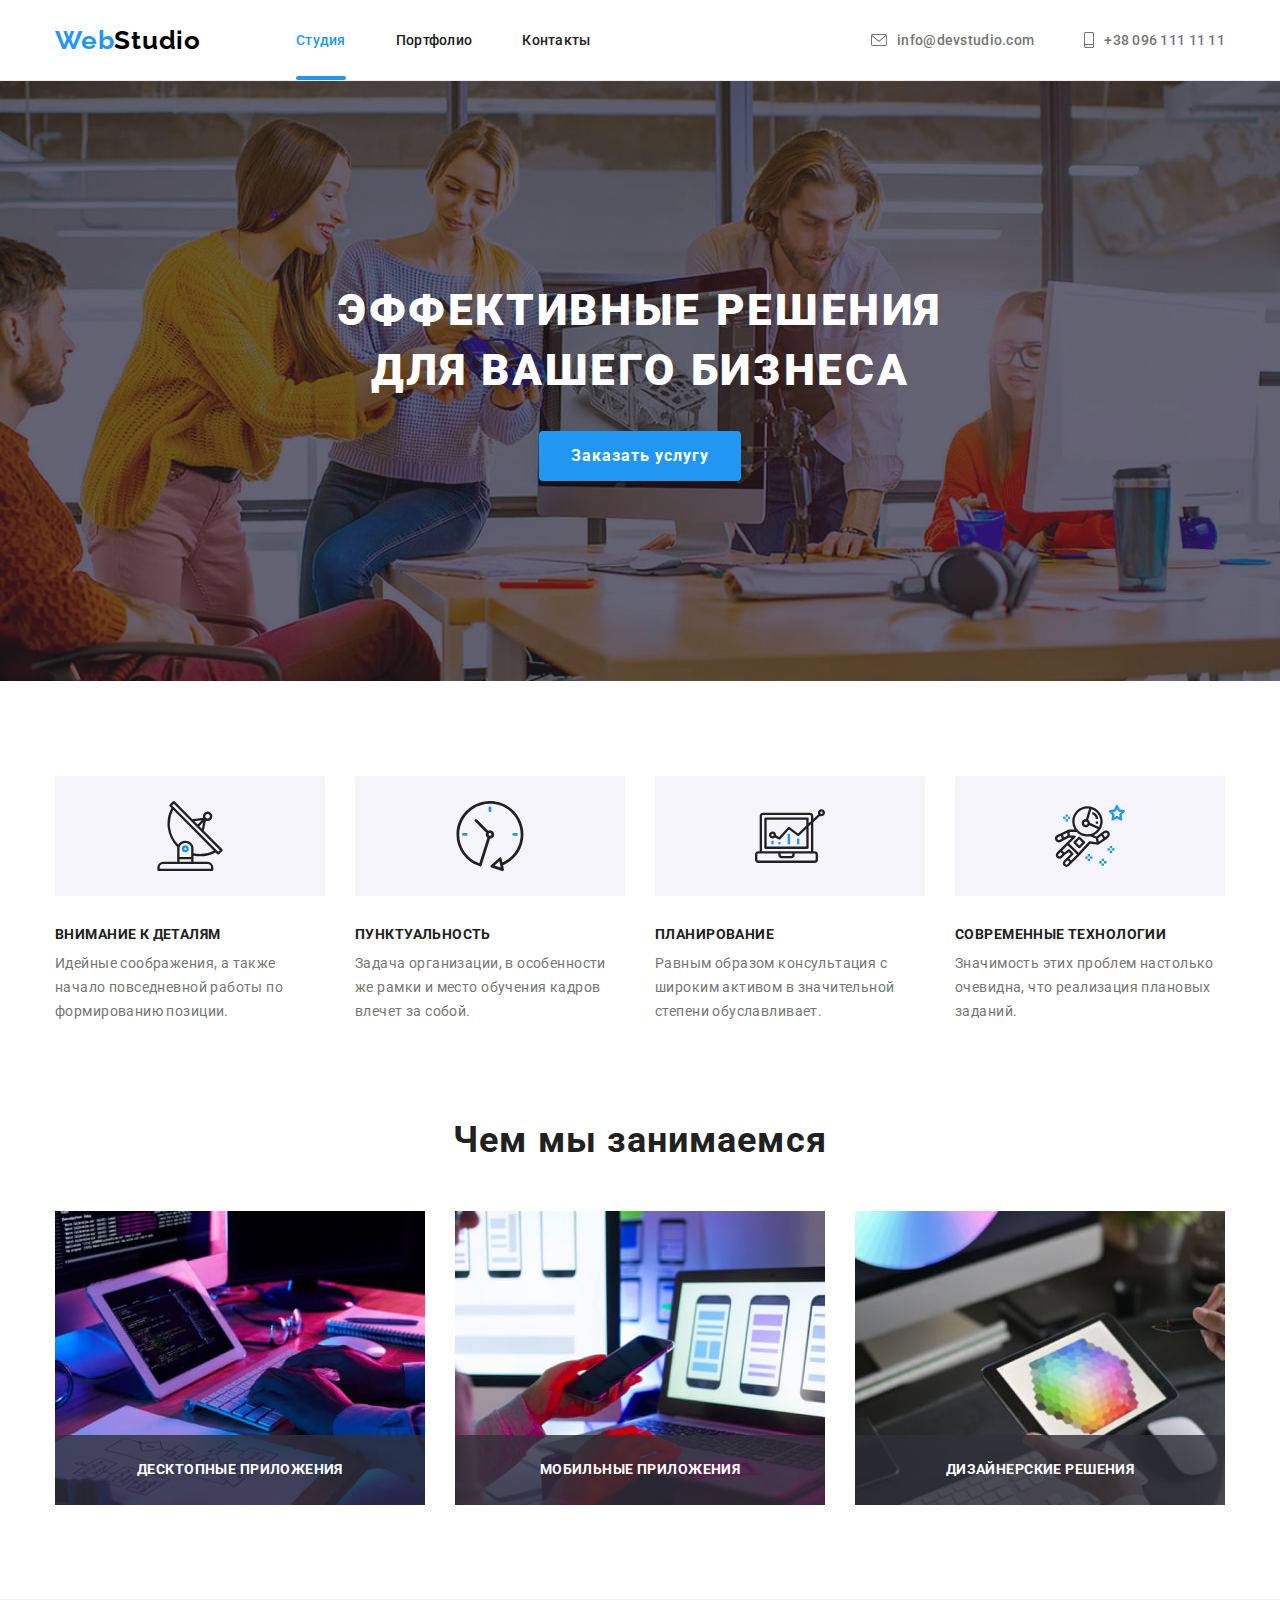
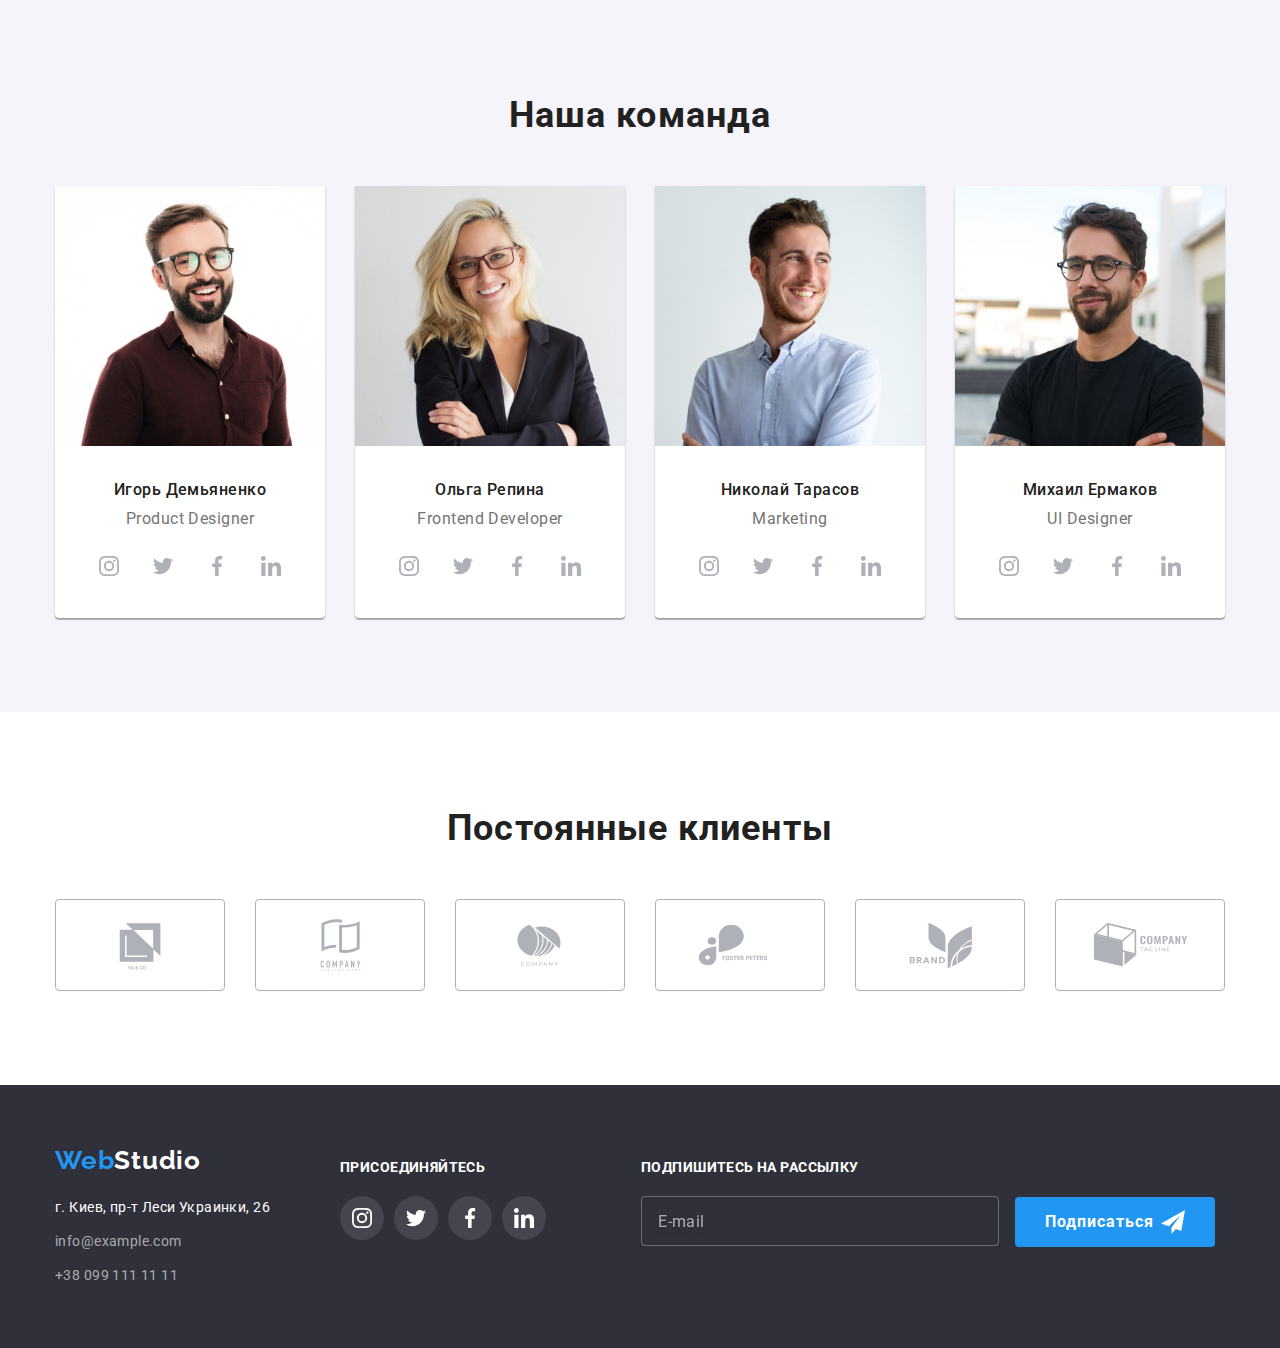
<file: index.html>
<!DOCTYPE html>
<html lang="ru">
  <head>
    <meta charset="UTF-8" />
    <meta name="viewport" content="width=device-width, initial-scale=1.0" />
    <title>WebStudio</title>
    <link rel="preconnect" href="https://fonts.googleapis.com" />
    <link rel="preconnect" href="https://fonts.gstatic.com" crossorigin />
    <link
      rel="stylesheet"
      href="https://fonts.googleapis.com/css2?family=Raleway:wght@700&family=Roboto:wght@400;500;700;900&display=swap"
    />

    <link
      rel="stylesheet"
      href="https://cdnjs.cloudflare.com/ajax/libs/modern-normalize/1.1.0/modern-normalize.min.css"
    />
    <!--browser style sheet normalization-->

    <link rel="stylesheet" href="css/main.min.css" />
  </head>

  <body>
    <header class="header">
      <div class="container">
        <nav class="header__nav">
          <a href="./" class="logo logo--header">
            <!-- logo -->
            <span class="logo__left">Web</span
            ><span class="logo__right">Studio</span>
          </a>

          <ul class="nav-panel container-list">
            <li class="nav-panel__item">
              <a href="./" class="link nav-panel__link nav-panel__link--active"
                >Студия</a
              >
            </li>
            <li class="nav-panel__item">
              <a href="./portfolio.html" class="link nav-panel__link"
                >Портфолио</a
              >
            </li>
            <li class="nav-panel__item">
              <a href="" class="link nav-panel__link">Контакты</a>
            </li>
          </ul>
        </nav>

        <ul class="header-contacts">
          <li class="header-contacts__item">
            <a
              href="mailto:info@devstudio.com"
              class="link header-contacts__link"
            >
              <svg class="header-contacts__icon" width="16" height="12">
                <use href="./images/icons/icons-sprite.svg#contact-mail"></use>
              </svg>
              info@devstudio.com
            </a>
          </li>
          <li class="header-contacts__item">
            <a href="tel:+380961111111" class="link header-contacts__link">
              <svg class="header-contacts__icon" width="10" height="16">
                <use href="./images/icons/icons-sprite.svg#contact-phone"></use>
              </svg>
              +38 096 111 11 11
            </a>
          </li>
        </ul>
      </div>
    </header>

    <div data-modal class="modal-backdrop is-hidden">
      <div class="modal-window">
        <button data-modal-close class="btn btn--close-modal" type="button">
          <svg class="btn--close-modal__icon" width="11" height="11">
            <use href="./images/icons/icons-sprite.svg#btn-close"></use>
          </svg>
          <!-- <img src="./images/icons/btn-close.svg" alt="Close" width="11"> -->
        </button>

        <p class="modal-window__header">
          Оставьте свои данные, мы вам перезвоним
        </p>

        <form name="form_call" class="modal-form">
          <label class="modal-form__element">
            <span class="modal-form__label">Имя</span>
            <input
              class="modal-form__input"
              type="text"
              name="call_name"
              required
            />
            <svg class="modal-form__icon" width="18" height="18">
              <use href="./images/icons/icons-sprite.svg#modal-icon-name"></use>
            </svg>
          </label>

          <label class="modal-form__element">
            <span class="modal-form__label">Телефон</span>
            <input
              id="call-phone"
              class="modal-form__input"
              type="tel"
              name="call_phone"
              required
            />
            <svg class="modal-form__icon" width="18" height="18">
              <use
                href="./images/icons/icons-sprite.svg#modal-icon-phone"
              ></use>
            </svg>
          </label>

          <label class="modal-form__element">
            <span class="modal-form__label">Почта</span>
            <input
              id="call-email"
              class="modal-form__input"
              type="email"
              name="call_email"
            />
            <svg class="modal-form__icon" width="18" height="18">
              <use
                href="./images/icons/icons-sprite.svg#modal-icon-email"
              ></use>
            </svg>
          </label>

          <label class="modal-form__element">
            <span class="modal-form__label">Комментарий</span>
            <textarea
              id="call-comment"
              class="modal-form__comment"
              rows="4"
              name="call_comment"
              placeholder="Введите текст"
            ></textarea>
          </label>

          <label class="modal-form__terms">
            <input
              id="call-accept"
              class="modal-form__chk-acc-real vis-hide"
              type="checkbox"
            />
            <!-- hidden real checkbox -->
            <svg class="modal-form__chk-accept" width="16" height="15">
              <use href="./images/icons/icons-sprite.svg#modal-checkbox"></use>
            </svg>
            <svg
              class="modal-form__chk-accept modal-form__chk-accept--checked"
              width="16"
              height="15"
            >
              <use
                href="./images/icons/icons-sprite.svg#modal-checkbox-checked"
              ></use>
            </svg>
            <!-- fake checkbox -->
            <span>
              Соглашаюсь с рассылкой и принимаю
              <a href="" target="_blank">Условия договора</a>
            </span>
          </label>
        </form>

        <button class="btn btn--hero-style btn--submit-modal" type="submit">
          Отправить
        </button>
      </div>
    </div>

    <main>
      <section class="section section--hero">
        <!-- HERO-->
        <div class="container container--flex-col">
          <h1 class="section--hero__header">
            Эффективные решения <br />
            для вашего бизнеса
          </h1>
          <button data-modal-open class="btn btn--hero-style" type="button">
            Заказать услугу
          </button>
        </div>
      </section>

      <section class="section">
        <!-- traits of the corp-->
        <div class="container container--flex-col">
          <h2 class="section__header vis-hide">Особенности компании</h2>
          <ul class="traits-list container-list">
            <li class="trait">
              <div class="trait__icon-container">
                <svg class="trait__icon" width="70" height="70">
                  <use
                    href="./images/icons/icons-sprite.svg#feature-antenna"
                  ></use>
                </svg>
              </div>
              <h3 class="trait__header">Внимание к деталям</h3>
              <p class="trait__desc">
                Идейные соображения, а также начало повседневной работы по
                формированию позиции.
              </p>
            </li>

            <li class="trait">
              <div class="trait__icon-container">
                <svg class="trait__icon" width="70" height="70">
                  <use
                    href="./images/icons/icons-sprite.svg#feature-clock"
                  ></use>
                </svg>
              </div>
              <h3 class="trait__header">Пунктуальность</h3>
              <p class="trait__desc">
                Задача организации, в особенности же рамки и место обучения
                кадров влечет за собой.
              </p>
            </li>

            <li class="trait">
              <div class="trait__icon-container">
                <svg class="trait__icon" width="70" height="70">
                  <use
                    href="./images/icons/icons-sprite.svg#feature-diagram"
                  ></use>
                </svg>
              </div>
              <h3 class="trait__header">Планирование</h3>
              <p class="trait__desc">
                Равным образом консультация с широким активом в значительной
                степени обуславливает.
              </p>
            </li>

            <li class="trait">
              <div class="trait__icon-container">
                <svg class="trait__icon" width="70" height="70">
                  <use
                    href="./images/icons/icons-sprite.svg#feature-astronaut"
                  ></use>
                </svg>
              </div>
              <h3 class="trait__header">Современные технологии</h3>
              <p class="trait__desc">
                Значимость этих проблем настолько очевидна, что реализация
                плановых заданий.
              </p>
            </li>
          </ul>
        </div>
      </section>

      <section class="section section--bottom-pad">
        <div class="container container--flex-col">
          <h2 class="section__header">Чем мы занимаемся</h2>

          <ul class="container-list">
            <li class="wedo-item inline">
              <img
                src="./images/what-we-do/img1.jpg"
                alt="Разработка десктопных приложений"
                width="370"
                class="wedo-item__image"
              />
              <div class="wedo-item__desc">
                <p class="wedo-item__label">Десктопные приложения</p>
              </div>
            </li>

            <li class="wedo-item inline">
              <img
                src="./images/what-we-do/img2.jpg"
                alt="Разработка мобильных приложений"
                width="370"
                class="wedo-item__image"
              />
              <div class="wedo-item__desc">
                <p class="wedo-item__label">Мобильные приложения</p>
              </div>
            </li>

            <li class="wedo-item inline">
              <img
                src="./images/what-we-do/img3.jpg"
                alt="Дизайнерские решения"
                width="370"
                class="wedo-item__image"
              />
              <div class="wedo-item__desc">
                <p class="wedo-item__label">Дизайнерские решения</p>
              </div>
            </li>
          </ul>
        </div>
      </section>

      <section class="section section--bottom-pad section--bkg-gray">
        <div class="container container--flex-col">
          <h2 class="section__header">Наша команда</h2>

          <ul class="container-list">
            <li class="team-member inline">
              <img
                src="./images/team/demyanenko.jpg"
                alt="Фото Игоря Демьяненко"
                width="270"
              />
              <div class="team-member__info">
                <h3 class="team-member__name">Игорь Демьяненко</h3>
                <p class="team-member__position">Product Designer</p>

                <ul class="social-list team-member__social-list">
                  <li class="social-list__item">
                    <a class="social-list__link" href="">
                      <svg class="social-list__icon" width="20" height="20">
                        <use
                          href="./images/icons/icons-sprite.svg#social-instagram"
                        ></use>
                      </svg>
                    </a>
                  </li>

                  <li class="social-list__item">
                    <a class="social-list__link" href="">
                      <svg class="social-list__icon" width="20" height="20">
                        <use
                          href="./images/icons/icons-sprite.svg#social-twitter"
                        ></use>
                      </svg>
                    </a>
                  </li>

                  <li class="social-list__item">
                    <a class="social-list__link" href="">
                      <svg class="social-list__icon" width="20" height="20">
                        <use
                          href="./images/icons/icons-sprite.svg#social-facebook"
                        ></use>
                      </svg>
                    </a>
                  </li>

                  <li class="social-list__item">
                    <a class="social-list__link" href="">
                      <svg class="social-list__icon" width="20" height="20">
                        <use
                          href="./images/icons/icons-sprite.svg#social-linkedin"
                        ></use>
                      </svg>
                    </a>
                  </li>
                </ul>
              </div>
            </li>

            <li class="team-member inline">
              <img
                src="./images/team/repina.jpg"
                alt="Фото Ольги Репиной"
                width="270"
              />
              <div class="team-member__info">
                <h3 class="team-member__name">Ольга Репина</h3>
                <p class="team-member__position">Frontend Developer</p>

                <ul class="social-list team-member__social-list">
                  <li class="social-list__item">
                    <a class="social-list__link" href="">
                      <svg class="social-list__icon" width="20" height="20">
                        <use
                          href="./images/icons/icons-sprite.svg#social-instagram"
                        ></use>
                      </svg>
                    </a>
                  </li>

                  <li class="social-list__item">
                    <a class="social-list__link" href="">
                      <svg class="social-list__icon" width="20" height="20">
                        <use
                          href="./images/icons/icons-sprite.svg#social-twitter"
                        ></use>
                      </svg>
                    </a>
                  </li>

                  <li class="social-list__item">
                    <a class="social-list__link" href="">
                      <svg class="social-list__icon" width="20" height="20">
                        <use
                          href="./images/icons/icons-sprite.svg#social-facebook"
                        ></use>
                      </svg>
                    </a>
                  </li>

                  <li class="social-list__item">
                    <a class="social-list__link" href="">
                      <svg class="social-list__icon" width="20" height="20">
                        <use
                          href="./images/icons/icons-sprite.svg#social-linkedin"
                        ></use>
                      </svg>
                    </a>
                  </li>
                </ul>
              </div>
            </li>

            <li class="team-member inline">
              <img
                src="./images/team/tarasov.jpg"
                alt="Фото Николая Тарасова"
                width="270"
              />
              <div class="team-member__info">
                <h3 class="team-member__name">Николай Тарасов</h3>
                <p class="team-member__position">Marketing</p>

                <ul class="social-list team-member__social-list">
                  <li class="social-list__item">
                    <a class="social-list__link" href="">
                      <svg class="social-list__icon" width="20" height="20">
                        <use
                          href="./images/icons/icons-sprite.svg#social-instagram"
                        ></use>
                      </svg>
                    </a>
                  </li>

                  <li class="social-list__item">
                    <a class="social-list__link" href="">
                      <svg class="social-list__icon" width="20" height="20">
                        <use
                          href="./images/icons/icons-sprite.svg#social-twitter"
                        ></use>
                      </svg>
                    </a>
                  </li>

                  <li class="social-list__item">
                    <a class="social-list__link" href="">
                      <svg class="social-list__icon" width="20" height="20">
                        <use
                          href="./images/icons/icons-sprite.svg#social-facebook"
                        ></use>
                      </svg>
                    </a>
                  </li>

                  <li class="social-list__item">
                    <a class="social-list__link" href="">
                      <svg class="social-list__icon" width="20" height="20">
                        <use
                          href="./images/icons/icons-sprite.svg#social-linkedin"
                        ></use>
                      </svg>
                    </a>
                  </li>
                </ul>
              </div>
            </li>

            <li class="team-member inline">
              <img
                src="./images/team/ermakov.jpg"
                alt="Фото Михаила Ермакова"
                width="270"
              />
              <div class="team-member__info">
                <h3 class="team-member__name">Михаил Ермаков</h3>
                <p class="team-member__position">UI Designer</p>

                <ul class="social-list team-member__social-list">
                  <li class="social-list__item">
                    <a class="social-list__link" href="">
                      <svg class="social-list__icon" width="20" height="20">
                        <use
                          href="./images/icons/icons-sprite.svg#social-instagram"
                        ></use>
                      </svg>
                    </a>
                  </li>

                  <li class="social-list__item">
                    <a class="social-list__link" href="">
                      <svg class="social-list__icon" width="20" height="20">
                        <use
                          href="./images/icons/icons-sprite.svg#social-twitter"
                        ></use>
                      </svg>
                    </a>
                  </li>

                  <li class="social-list__item">
                    <a class="social-list__link" href="">
                      <svg class="social-list__icon" width="20" height="20">
                        <use
                          href="./images/icons/icons-sprite.svg#social-facebook"
                        ></use>
                      </svg>
                    </a>
                  </li>

                  <li class="social-list__item">
                    <a class="social-list__link" href="">
                      <svg class="social-list__icon" width="20" height="20">
                        <use
                          href="./images/icons/icons-sprite.svg#social-linkedin"
                        ></use>
                      </svg>
                    </a>
                  </li>
                </ul>
              </div>
            </li>
          </ul>
        </div>
      </section>

      <section class="section section--bottom-pad">
        <div class="container container--flex-col">
          <h2 class="section__header">Постоянные клиенты</h2>

          <ul class="clients-list">
            <li class="client">
              <a href="" class="client__link">
                <svg class="client__logo" width="106" height="60">
                  <use href="./images/icons/icons-sprite.svg#client-1"></use>
                </svg>
              </a>
            </li>

            <li class="client">
              <a href="" class="client__link">
                <svg class="client__logo" width="106" height="60">
                  <use href="./images/icons/icons-sprite.svg#client-2"></use>
                </svg>
              </a>
            </li>

            <li class="client">
              <a href="" class="client__link">
                <svg class="client__logo" width="106" height="60">
                  <use href="./images/icons/icons-sprite.svg#client-3"></use>
                </svg>
              </a>
            </li>

            <li class="client">
              <a href="" class="client__link">
                <svg class="client__logo" width="106" height="60">
                  <use href="./images/icons/icons-sprite.svg#client-4"></use>
                </svg>
              </a>
            </li>

            <li class="client">
              <a href="" class="client__link">
                <svg class="client__logo" width="106" height="60">
                  <use href="./images/icons/icons-sprite.svg#client-5"></use>
                </svg>
              </a>
            </li>

            <li class="client">
              <a href="" class="client__link">
                <svg class="client__logo" width="106" height="60">
                  <use href="./images/icons/icons-sprite.svg#client-6"></use>
                </svg>
              </a>
            </li>
          </ul>
        </div>
      </section>
    </main>

    <footer class="footer">
      <div class="container container--footer">
        <div class="footer-block--corp">
          <p class="logo logo--footer">
            <span class="logo__left logo--footer__left">Web</span
            ><span class="logo__right logo--footer__right">Studio</span>
          </p>

          <address>
            <ul class="footer-contacts">
              <li class="footer-contacts__item">
                <p class="addr">г. Киев, пр-т Леси Украинки, 26</p>
              </li>

              <li class="footer-contacts__item">
                <a
                  class="link link--footer-contacts"
                  href="mailto:info@example.com"
                  >info@example.com</a
                >
              </li>

              <li class="footer-contacts__item">
                <a
                  class="link link--footer-contacts"
                  href="tel:+38-099-111-11-11"
                  >+38 099 111 11 11</a
                >
              </li>
            </ul>
          </address>
        </div>

        <div class="footer-block footer-block--social">
          <p class="footer-block__label">Присоединяйтесь</p>
          <ul class="social-list">
            <li class="social-list__item">
              <a class="social-list__link social-list__link--footer" href="">
                <svg class="social-list__icon--footer" width="20" height="20">
                  <use
                    href="./images/icons/icons-sprite.svg#footer-social-instagram"
                  ></use>
                </svg>
              </a>
            </li>

            <li class="social-list__item">
              <a class="social-list__link social-list__link--footer" href="">
                <svg class="social-list__icon--footer" width="20" height="20">
                  <use
                    href="./images/icons/icons-sprite.svg#footer-social-twitter"
                  ></use>
                </svg>
              </a>
            </li>

            <li class="social-list__item">
              <a class="social-list__link social-list__link--footer" href="">
                <svg class="social-list__icon--footer" width="20" height="20">
                  <use
                    href="./images/icons/icons-sprite.svg#footer-social-facebook"
                  ></use>
                </svg>
              </a>
            </li>

            <li class="social-list__item">
              <a class="social-list__link social-list__link--footer" href="">
                <svg class="social-list__icon--footer" width="20" height="20">
                  <use
                    href="./images/icons/icons-sprite.svg#footer-social-linkedin"
                  ></use>
                </svg>
              </a>
            </li>
          </ul>
        </div>

        <form name="form_subscribe" class="footer-block form-subscribe">
          <label for="email-subscribe" class="footer-block__label"
            >Подпишитесь на рассылку</label
          >

          <input
            id="email-subscribe"
            class="form-subscribe__input"
            type="email"
            name="email_subscribe"
            placeholder="E-mail"
          />
          <button class="btn btn--subscribe" type="submit">
            Подписаться
            <svg class="btn--subscribe__icon" width="24" height="24">
              <use href="./images/icons/icons-sprite.svg#btn-telegram"></use>
            </svg>
          </button>
        </form>
      </div>
    </footer>

    <script src="./js/modal.js"></script>
    <!-- script for opening modal window-->
  </body>
</html>
</file>
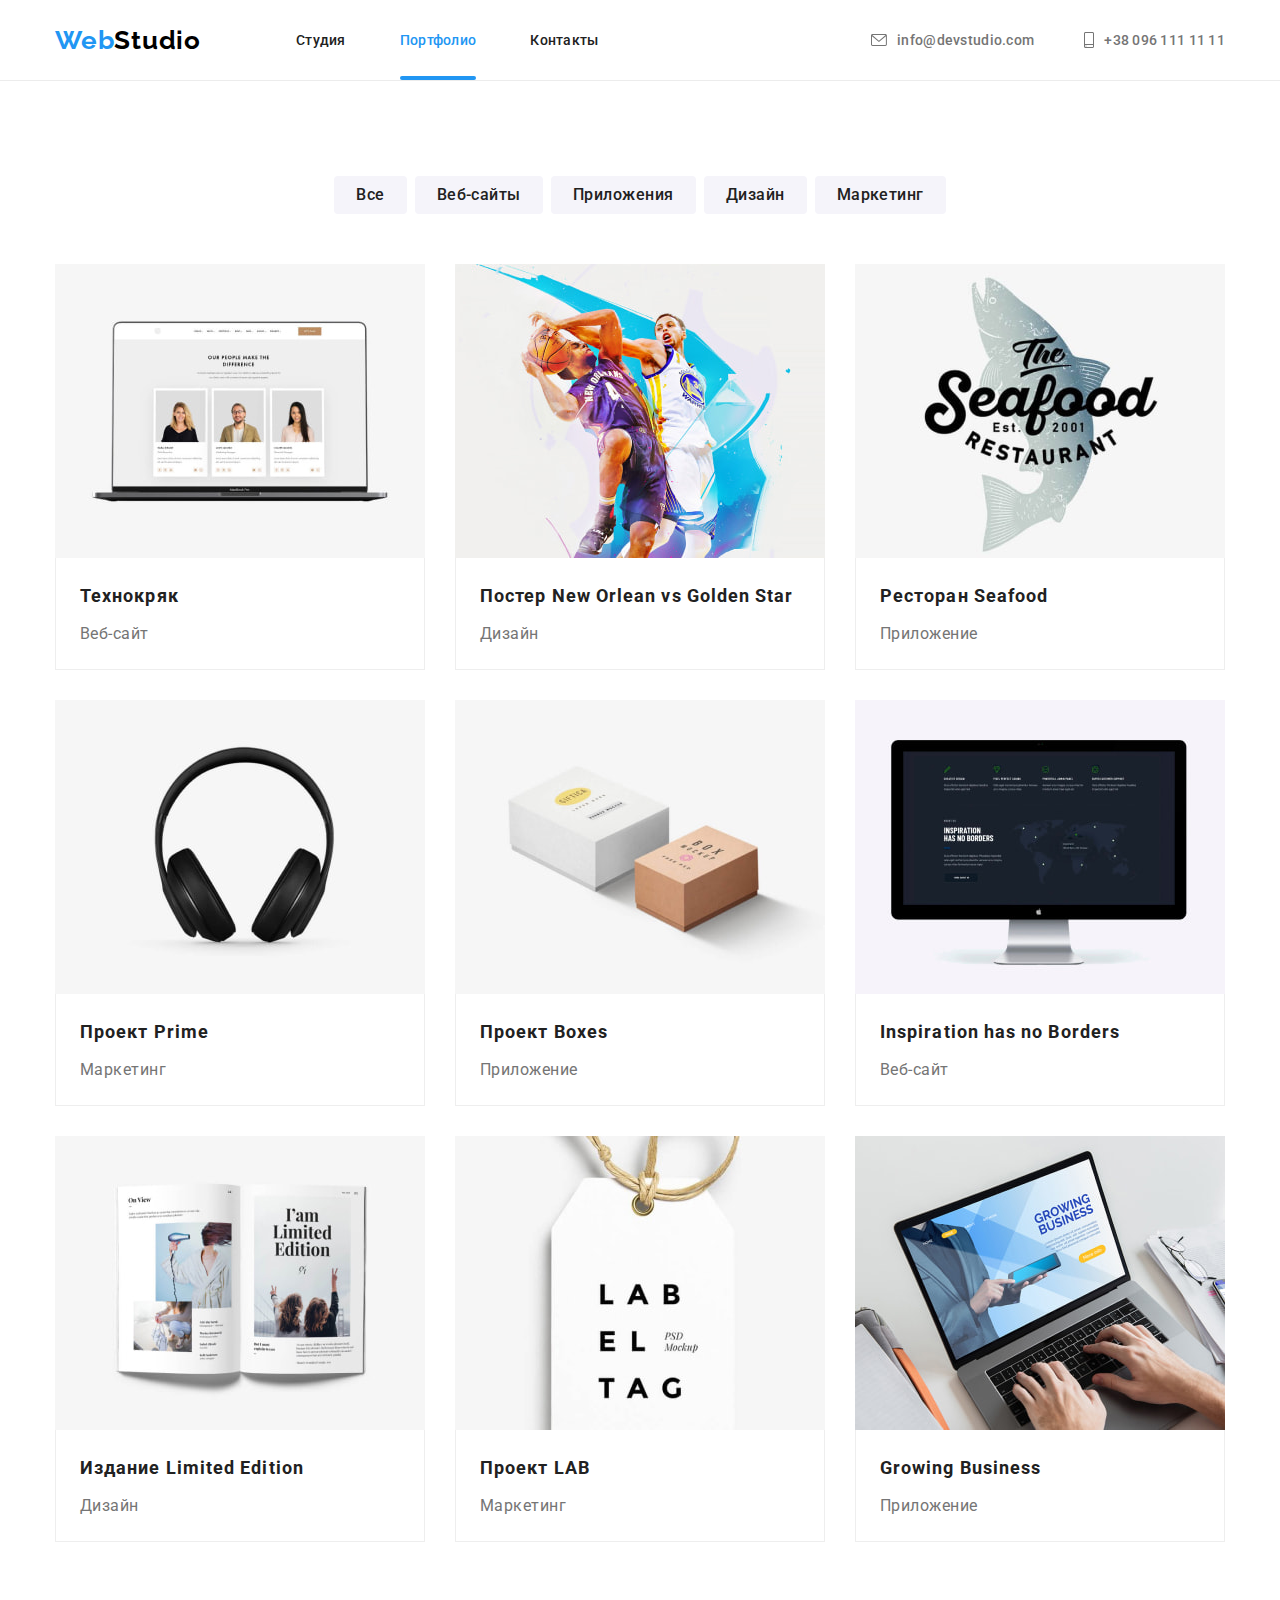
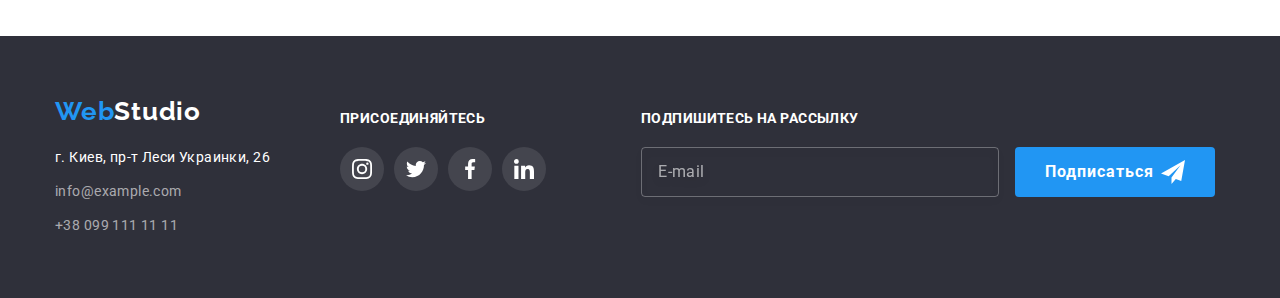
<file: portfolio.html>
<!DOCTYPE html>
<html lang="ru">

<head>
    <meta charset="UTF-8" />
    <meta name="viewport" content="width=device-width, initial-scale=1.0" />
    <title>WebStudio</title>  
    <link rel="preconnect" href="https://fonts.googleapis.com">
    <link rel="preconnect" href="https://fonts.gstatic.com" crossorigin>
    <link rel="stylesheet"
        href="https://fonts.googleapis.com/css2?family=Raleway:wght@700&family=Roboto:wght@400;500;700;900&display=swap">

    <link rel="stylesheet" href="https://cdnjs.cloudflare.com/ajax/libs/modern-normalize/1.1.0/modern-normalize.min.css">
    <!--browser style sheet normalization-->

    <link rel="stylesheet" href="css/main.min.css">
</head>

<body>
    <header class="header">
        <div class="container">
            <nav class="header__nav">
                <a href="./" class="logo logo--header">
                    <!-- logo -->
                    <span class="logo__left">Web</span><span class="logo__right">Studio</span>
                </a>
    
                <ul class="nav-panel inline container-list">
                    <li class="nav-panel__item">
                        <a href="./" class="link nav-panel__link">Студия</a>
                    </li>
                    <li class="nav-panel__item">
                        <a href="./portfolio.html" class="link nav-panel__link  nav-panel__link--active">Портфолио</a>
                    </li>
                    <li class="nav-panel__item">
                        <a href="" class="link nav-panel__link">Контакты</a>
                    </li>
                </ul>
            </nav>
    
            <ul class="header-contacts">
                <li class="header-contacts__item">
                    <a href="mailto:info@devstudio.com" class="link header-contacts__link">
                        <svg class="header-contacts__icon" width="16" height="12">
                            <use href="./images/icons/icons-sprite.svg#contact-mail"></use>
                        </svg>
                        info@devstudio.com 
                    </a>
                </li>
                <li class="header-contacts__item">
                    <a href="tel:+380961111111" class="link header-contacts__link">
                        <svg class="header-contacts__icon" width="10" height="16">
                            <use href="./images/icons/icons-sprite.svg#contact-phone"></use>
                        </svg>
                        +38 096 111 11 11
                    </a>
                </li>  
            </ul>   
        </div>
    </header>

    <main>
        <section class="section portfolio section--bottom-pad">
            <div class="container container--flex-col">
                <h2 class="section__header vis-hide">Портфолио</h2>
                <ul class="filters-list container-list">
                    <li class="filters-list__item inline"><button class="btn btn--filter" type="button">Все</button></li>

                    <li class="filters-list__item inline"><button class="btn btn--filter" type="button">Веб-сайты</button></li>

                    <li class="filters-list__item inline"><button class="btn btn--filter" type="button">Приложения</button></li>

                    <li class="filters-list__item inline"><button class="btn btn--filter" type="button">Дизайн</button></li>

                    <li class="filters-list__item inline"><button class="btn btn--filter" type="button">Маркетинг</button></li>
                </ul>
                
                <ul class="container-list portfolio-projects"> 
                    <!-- Do NOT change the order of classes here, portfolio-projects should OVERRIDE generic container-list -->
                    <li class="inline portfolio-projects__item">
                        <article class="project">
                            <div class="project__thumbnail">
                                <img class="project__image" src="./images/portfolio/project1-tech.jpg" alt="Веб-сайт &quot;Технокряк&quot;">
                                <div class="thumbnail-overlay">
                                    <p class="thumbnail-overlay__text">Технокряк это современная площадка распространения коронавируса. Компании используют эту платформу для цифрового
                                    шпионажа и атак на защищённые сервера конкурентов.</p>
                                </div>
                            </div>

                            <div class="project__desc">
                                <h3 class="project__name">Технокряк</h3>
                                <p class="project__type">Веб-сайт</p>
                            </div>
                        </article>                   
                    </li>

                    <li class="inline portfolio-projects__item">
                        <article class="project">
                            <div class="project__thumbnail">
                                <img class="project__image" src="./images/portfolio/project2-poster.jpg" alt="Постер New Orlean vs Golden Star">
                                <div class="thumbnail-overlay">
                                    <p class="thumbnail-overlay__text">Технокряк это современная площадка распространения коронавируса. Компании используют эту платформу для цифрового
                                    шпионажа и атак на защищённые сервера конкурентов.</p>
                                </div>
                            </div>
                            <div class="project__desc">
                                <h3 class="project__name">Постер New Orlean vs Golden Star</h3>
                                <p class="project__type">Дизайн</p>
                            </div>
                        </article>
                    </li>

                    <li class="inline portfolio-projects__item">
                        <article class="project">
                            <div class="project__thumbnail">
                                <img class="project__image" src="./images/portfolio/project3-seafood.jpg" alt="Приложение для ресторана Seafood">
                                <div class="thumbnail-overlay">
                                    <p class="thumbnail-overlay__text">Технокряк это современная площадка распространения коронавируса. Компании используют эту платформу для цифрового
                                    шпионажа и атак на защищённые сервера конкурентов.</p>
                                </div>
                            </div>
                            <div class="project__desc">
                                <h3 class="project__name">Ресторан Seafood</h3>
                                <p class="project__type">Приложение</p>
                            </div>
                        </article>
                    </li>

                    <li class="inline portfolio-projects__item">
                        <article class="project">
                            <div class="project__thumbnail">
                                <img class="project__image" src="./images/portfolio/project4-prime.jpg" alt="Проект Prime">
                                <div class="thumbnail-overlay">
                                    <p class="thumbnail-overlay__text">Технокряк это современная площадка распространения коронавируса. Компании используют эту платформу для цифрового
                                    шпионажа и атак на защищённые сервера конкурентов.</p>
                                </div>
                            </div>
                            <div class="project__desc">
                                <h3 class="project__name">Проект Prime</h3>
                                <p class="project__type">Маркетинг</p>
                            </div>
                        </article>
                    </li>

                    <li class="inline portfolio-projects__item">
                        <article class="project">
                            <div class="project__thumbnail">
                                <img class="project__image" src="./images/portfolio/project5-boxes.jpg" alt="Проект Boxes">
                                <div class="thumbnail-overlay">
                                    <p class="thumbnail-overlay__text">Технокряк это современная площадка распространения коронавируса. Компании используют эту платформу для цифрового
                                    шпионажа и атак на защищённые сервера конкурентов.</p>
                                </div>
                            </div>
                            <div class="project__desc">
                                <h3 class="project__name">Проект Boxes</h3>
                                <p class="project__type">Приложение</p>
                            </div>
                        </article>    
                    </li>

                    <li class="inline portfolio-projects__item">
                        <article class="project">
                            <div class="project__thumbnail">
                                <img class="project__image" src="./images/portfolio/project6-inspiration.jpg" alt="Веб-сайт &quot;Inspiration has no Borders&quot;">
                                <div class="thumbnail-overlay">
                                    <p class="thumbnail-overlay__text">Технокряк это современная площадка распространения коронавируса. Компании используют эту платформу для цифрового
                                    шпионажа и атак на защищённые сервера конкурентов.</p>
                                </div>
                            </div>
                            <div class="project__desc">
                                <h3 class="project__name">Inspiration has no Borders</h3>
                                <p class="project__type">Веб-сайт</p>
                            </div>
                        </article>
                    </li>

                    <li class="inline portfolio-projects__item">
                        <article class="project">
                            <div class="project__thumbnail">
                                <img class="project__image" src="./images/portfolio/project7-edition.jpg" alt="Издание Limited Edition">
                                <div class="thumbnail-overlay">
                                    <p class="thumbnail-overlay__text">Технокряк это современная площадка распространения коронавируса. Компании используют эту платформу для цифрового
                                    шпионажа и атак на защищённые сервера конкурентов.</p>
                                </div>
                            </div>
                            <div class="project__desc">
                                <h3 class="project__name">Издание Limited Edition</h3>
                                <p class="project__type">Дизайн</p>
                            </div>
                        </article>
                    </li>

                    <li class="inline portfolio-projects__item">
                        <article class="project">
                            <div class="project__thumbnail">
                                <img class="project__image" src="./images/portfolio/project8-lab.jpg" alt="Проект LAB">
                                <div class="thumbnail-overlay">
                                    <p class="thumbnail-overlay__text">Технокряк это современная площадка распространения коронавируса. Компании используют эту платформу для цифрового
                                    шпионажа и атак на защищённые сервера конкурентов.</p>
                                </div>
                            </div>
                            <div class="project__desc">
                                <h3 class="project__name">Проект LAB</h3>
                                <p class="project__type">Маркетинг</p>
                            </div>
                        </article>
                    </li>

                    <li class="inline portfolio-projects__item">
                        <article class="project">
                            <div class="project__thumbnail">
                                <img class="project__image" src="./images/portfolio/project9-business.jpg" alt="Приложение Growing Business">
                                <div class="thumbnail-overlay">
                                    <p class="thumbnail-overlay__text">Технокряк это современная площадка распространения коронавируса. Компании используют эту платформу для цифрового
                                    шпионажа и атак на защищённые сервера конкурентов.</p>
                                </div>
                            </div>
                            <div class="project__desc">
                                <h3 class="project__name">Growing Business</h3>
                                <p class="project__type">Приложение</p>
                            </div>
                        </article>
                    </li>
                </ul>
            </div>
        </section>
    </main>

    <footer class="footer">
        <div class="container container--footer">
            <div class="footer-block--corp">
                <p class="logo logo--footer">
                    <span class="logo__left logo--footer__left">Web</span><span class="logo__right logo--footer__right">Studio</span>
                </p>
    
                <address>
                    <ul class="footer-contacts">
                        <li class="footer-contacts__item">
                            <p class="addr">г. Киев, пр-т Леси Украинки, 26</p>
                        </li>
    
                        <li class="footer-contacts__item">
                            <a class="link link--footer-contacts" href="mailto:info@example.com">info@example.com</a>
                        </li>
    
                        <li class="footer-contacts__item">
                            <a class="link link--footer-contacts" href="tel:+38-099-111-11-11">+38 099 111 11 11</a>
                        </li>
                    </ul>
                </address>
            </div>

            <div class="footer-block footer-block--social">
                <p class="footer-block__label">Присоединяйтесь</p>
                <ul class="social-list">
                    <li class="social-list__item">
                        <a class="social-list__link social-list__link--footer" href="">
                            <svg class="social-list__icon--footer" width="20" height="20">
                                <use href="./images/icons/icons-sprite.svg#footer-social-instagram"></use>
                            </svg>
                        </a>
                    </li>

                    <li class="social-list__item">
                        <a class="social-list__link social-list__link--footer" href="">
                            <svg class="social-list__icon--footer" width="20" height="20">
                                <use href="./images/icons/icons-sprite.svg#footer-social-twitter"></use>
                            </svg>
                        </a>
                    </li>

                    <li class="social-list__item">
                        <a class="social-list__link social-list__link--footer" href="">
                            <svg class="social-list__icon--footer" width="20" height="20">
                                <use href="./images/icons/icons-sprite.svg#footer-social-facebook"></use>
                            </svg>
                        </a>
                    </li> 

                    <li class="social-list__item">
                        <a class="social-list__link social-list__link--footer" href="">
                            <svg class="social-list__icon--footer" width="20" height="20">
                                <use href="./images/icons/icons-sprite.svg#footer-social-linkedin"></use>
                            </svg>
                        </a>
                    </li>
                </ul>               
            </div>

            <form name="form_subscribe" class="footer-block form-subscribe">
                <label for="email-subscribe" class="footer-block__label">Подпишитесь на рассылку</label>

                <input id="email-subscribe" class="form-subscribe__input" type="email" name="email_subscribe" placeholder="E-mail">
                <button class="btn btn--subscribe" type="submit">
                    Подписаться
                    <svg class="btn--subscribe__icon" width="24" height="24">
                        <use href="./images/icons/icons-sprite.svg#btn-telegram"></use>
                    </svg>
                </button>
            </form>
        </div>
    </footer>

</body>
</file>
<file: css/main.min.css>
:root{--text-color-primary: #757575;--text-color-secondary: #212121;--text-color-other: #000000;--text-color-other-inv: #ffffff;--text-color-misc: rgba(255, 255, 255, 0.6);--bkg-color-primary: #ffffff;--bkg-color-secondary: #2f303a;--bkg-color-section: #f5f4fa;--bkg-color-hero: #c4c4c4;--bkg-color-hero-overlay: rgba(47, 48, 58, 0.4);--bkg-color-wedo-overlay: rgba(47, 48, 58, 0.8);--bkg-color-social: rgba(255, 255, 255, 0.1);--bkg-color-backdrop: rgba(0, 0, 0, 0.2);--border: #ececec;--border-project: #eeeeee;--border-btn-close: rgba(0, 0, 0, 0.1);--border-input-call: rgba(33, 33, 33, 0.2);--border-input-subscribe: rgba(255, 255, 255, 0.3);--bkg-color-project-overlay: rgba(33, 150, 243, 0.9);--fill-icon-inactive: #afb1b8;--shadow-color: #000;--shadow-color-rgb: 0, 0, 0;--accent-color: #2196f3;--accent-hover: #188ce8;--projects-item-space: 30px;--anim-curve: cubic-bezier(0.4, 0, 0.2, 1);--anim-time: 250ms;--font-logo: "Raleway";--font-default: "Roboto"}body{position:relative;background-color:var(--bkg-color-primary);color:var(--text-color-primary);font-family:var(--font-default),sans-serif;font-style:normal}h1,h2,h3,h4,h5,h6{margin:0}ul{list-style-type:none;padding:0;margin:0}p{margin:0}.container{display:-webkit-box;display:-ms-flexbox;display:flex;margin-left:auto;margin-right:auto;width:1200px;padding-left:15px;padding-right:15px;-webkit-box-pack:justify;-ms-flex-pack:justify;justify-content:space-between;-webkit-box-align:center;-ms-flex-align:center;align-items:center}.container--flex-col{-webkit-box-orient:vertical;-webkit-box-direction:normal;-ms-flex-direction:column;flex-direction:column}.container-list{display:-webkit-box;display:-ms-flexbox;display:flex;max-width:1200px;-ms-flex-wrap:wrap;flex-wrap:wrap;-webkit-box-pack:justify;-ms-flex-pack:justify;justify-content:space-between;-webkit-box-align:center;-ms-flex-align:center;align-items:center}.vis-hide{position:absolute;clip:rect(0 0 0 0);width:1px;height:1px;margin:-1px}.inline{display:inline}.link{text-decoration:none;-webkit-transition-property:color;transition-property:color;-webkit-transition-timing-function:var(--anim-curve);transition-timing-function:var(--anim-curve);-webkit-transition-duration:var(--anim-time);transition-duration:var(--anim-time)}.link:hover,.link:focus{color:var(--accent-color)}.social-list{display:-webkit-box;display:-ms-flexbox;display:flex}.social-list__item:not(:last-child){margin-right:10px}.social-list__link{display:block;width:44px;height:44px;padding:12px;border-radius:50%;background-color:var(--bkg-color-primary);-webkit-transition-property:fill, background-color;transition-property:fill, background-color;-webkit-transition-timing-function:var(--anim-curve);transition-timing-function:var(--anim-curve);-webkit-transition-duration:var(--anim-time);transition-duration:var(--anim-time)}.social-list__link:hover,.social-list__link:focus{background-color:var(--accent-color)}.social-list__icon{fill:var(--fill-icon-inactive)}.social-list__link:hover .social-list__icon,.social-list__link:focus .social-list__icon{fill:var(--text-color-other-inv)}.btn{font-family:inherit;font-weight:700;font-size:16px;line-height:1.875;letter-spacing:0.06em;text-align:center;background-color:var(--accent-color);color:var(--text-color-other-inv);border-radius:4px;border-style:none;border-color:var(--accent-color);cursor:pointer;-webkit-transition-property:background-color, border-color, color;transition-property:background-color, border-color, color;-webkit-transition-timing-function:var(--anim-curve);transition-timing-function:var(--anim-curve);-webkit-transition-duration:var(--anim-time);transition-duration:var(--anim-time)}.btn:hover,.btn:focus{background-color:var(--accent-hover)}.section{padding-top:95px}.section--bottom-pad{padding-bottom:94px}.section--bkg-gray{background-color:var(--bkg-color-section)}.section__header{font-size:36px;line-height:1.17;letter-spacing:0.03em;margin-bottom:50px;text-align:center;color:var(--text-color-secondary)}.header{min-height:80px;padding-top:25px;padding-bottom:25px;border-bottom:1px solid var(--border)}.logo{font-family:var(--font-logo),sans-serif;font-style:normal;font-weight:700;font-size:26px;line-height:1.17;letter-spacing:0.03em;text-decoration:none}.logo__left{color:var(--accent-color)}.logo__right{color:var(--text-color-other)}.logo--header{margin-right:95px}.header__nav{display:-webkit-box;display:-ms-flexbox;display:flex;-webkit-box-align:center;-ms-flex-align:center;align-items:center}.nav-panel__link,.header-contacts__link{font-weight:500;font-size:14px;line-height:1.17;letter-spacing:0.02em}.nav-panel__item,.header-contacts__item{display:inline}.nav-panel__item:not(:last-child),.header-contacts__item:not(:last-child){margin-right:50px}.nav-panel__link{color:var(--text-color-secondary)}.nav-panel__link--active{position:relative;color:var(--accent-color)}.nav-panel__link--active:after{content:"";position:absolute;left:0;top:calc(100% + 28px);display:block;width:100%;height:4px;border-radius:2px;background-color:var(--accent-color)}.header-contacts{display:-webkit-box;display:-ms-flexbox;display:flex;-webkit-box-align:center;-ms-flex-align:center;align-items:center}.header-contacts__link{color:var(--text-color-primary);display:-webkit-box;display:-ms-flexbox;display:flex;-webkit-box-align:center;-ms-flex-align:center;align-items:center}.header-contacts__icon{fill:var(--text-color-primary);margin-right:10px;-webkit-transition-property:fill;transition-property:fill;-webkit-transition-timing-function:var(--anim-curve);transition-timing-function:var(--anim-curve);-webkit-transition-duration:var(--anim-time);transition-duration:var(--anim-time)}.header-contacts__link:hover .header-contacts__icon,.header-contacts__link:focus .header-contacts__icon{fill:var(--accent-color)}.section--hero{background-color:var(--bkg-color-hero);background-image:-webkit-gradient(linear, left top, right top, color-stop(100%, var(--bkg-color-hero-overlay)), to(var(--bkg-color-hero-overlay))),url("../images/decoration/hero-bg.jpg");background-image:linear-gradient(to right, var(--bkg-color-hero-overlay) 100%, var(--bkg-color-hero-overlay)),url("../images/decoration/hero-bg.jpg");background-repeat:no-repeat;background-position:center;padding-top:200px;padding-bottom:200px}.section--hero__header{font-weight:900;font-size:44px;line-height:1.36;letter-spacing:0.06em;color:var(--text-color-other-inv);text-transform:uppercase;text-align:center;margin-bottom:30px}.btn--hero-style{padding:10px 32px;min-width:200px;min-height:50px;-webkit-box-shadow:0px 4px 4px rgba(var(--shadow-color-rgb), 0.15);box-shadow:0px 4px 4px rgba(var(--shadow-color-rgb), 0.15)}.traits-list{-webkit-box-pack:start;-ms-flex-pack:start;justify-content:start}.trait{width:270px}.trait:not(:last-child){margin-right:30px}.trait__icon-container{background-color:var(--bkg-color-section);width:270px;height:120px;padding:25px 100px;margin-bottom:30px}.trait__header{font-size:14px;line-height:1.17;letter-spacing:0.03em;text-transform:uppercase;color:var(--text-color-secondary);margin-bottom:10px}.trait__desc{font-size:14px;line-height:1.71;letter-spacing:0.03em}.wedo-item{position:relative}.wedo-item:not(:last-child){margin-right:30px}.wedo-item__image{display:block}.wedo-item__desc{position:absolute;bottom:0px;left:0px;background-color:var(--bkg-color-wedo-overlay);width:370px;height:70px;padding-top:27px}.wedo-item__label{font-weight:700;font-size:14px;line-height:1.14;text-align:center;vertical-align:middle;letter-spacing:0.03em;text-transform:uppercase;color:var(--bkg-color-primary)}.team-member{background-color:var(--text-color-other-inv);border-radius:0px 0px 4px 4px;-webkit-box-shadow:0px 1px 3px rgba(var(--shadow-color-rgb), 0.12),0px 1px 1px rgba(var(--shadow-color-rgb), 0.14),0px 2px 1px rgba(var(--shadow-color-rgb), 0.2);box-shadow:0px 1px 3px rgba(var(--shadow-color-rgb), 0.12),0px 1px 1px rgba(var(--shadow-color-rgb), 0.14),0px 2px 1px rgba(var(--shadow-color-rgb), 0.2)}.team-member:not(:last-child){margin-right:30px}.team-member__info{padding-top:30px;padding-bottom:30px;padding-left:32px;padding-right:32px}.team-member__name{font-weight:500;font-size:16px;line-height:1.17;text-align:center;letter-spacing:0.03em;color:var(--text-color-secondary)}.team-member__position{font-size:16px;line-height:1.17;text-align:center;letter-spacing:0.03em;margin-top:10px}.team-member__social-list{margin-top:16px}.clients-list{display:-webkit-box;display:-ms-flexbox;display:flex;-webkit-box-pack:left;-ms-flex-pack:left;justify-content:left;margin-right:calc(-1 * var(--projects-item-space))}.client{-ms-flex-preferred-size:calc(100% / 6 - var(--projects-item-space));flex-basis:calc(100% / 6 - var(--projects-item-space));margin-right:var(--projects-item-space)}.client__link{display:block;width:170px;height:92px;padding:16px 32px;border-width:1px;border-style:solid;border-color:var(--fill-icon-inactive);border-radius:4px;-webkit-transition-property:border-color;transition-property:border-color;-webkit-transition-timing-function:var(--anim-curve);transition-timing-function:var(--anim-curve);-webkit-transition-duration:var(--anim-time);transition-duration:var(--anim-time)}.client__link:hover,.client__link:focus{border-color:var(--accent-color)}.client__logo{fill:var(--fill-icon-inactive);-webkit-transition-property:fill;transition-property:fill;-webkit-transition-timing-function:var(--anim-curve);transition-timing-function:var(--anim-curve);-webkit-transition-duration:var(--anim-time);transition-duration:var(--anim-time)}.client__link:hover>.client__logo,.client__link:focus>.client__logo{fill:var(--accent-color)}.modal-backdrop{position:fixed;top:0;left:0;width:100%;height:100%;z-index:10;background-color:var(--bkg-color-backdrop);-webkit-transition-property:opacity;transition-property:opacity;-webkit-transition-timing-function:var(--anim-curve);transition-timing-function:var(--anim-curve);-webkit-transition-duration:var(--anim-time);transition-duration:var(--anim-time)}.modal-window{position:absolute;top:50%;left:50%;-webkit-transform:translate(-50%, -50%) scale(1, 1);transform:translate(-50%, -50%) scale(1, 1);width:528px;padding:40px;border-radius:4px;background-color:var(--bkg-color-primary);-webkit-box-shadow:0px 1px 3px rgba(var(--shadow-color-rgb), 0.12),0px 1px 1px rgba(var(--shadow-color-rgb), 0.14),0px 2px 1px var(--bkg-color-backdrop);box-shadow:0px 1px 3px rgba(var(--shadow-color-rgb), 0.12),0px 1px 1px rgba(var(--shadow-color-rgb), 0.14),0px 2px 1px var(--bkg-color-backdrop);-webkit-transition-property:opacity, -webkit-transform;transition-property:opacity, -webkit-transform;transition-property:opacity, transform;transition-property:opacity, transform, -webkit-transform;-webkit-transition-timing-function:var(--anim-curve);transition-timing-function:var(--anim-curve);-webkit-transition-duration:calc(var(--anim-time) * 2);transition-duration:calc(var(--anim-time) * 2);-webkit-transition-delay:var(--anim-time);transition-delay:var(--anim-time)}.is-hidden .modal-window{-webkit-transform:translate(-50%, -50%) scale(1, 0.05);transform:translate(-50%, -50%) scale(1, 0.05)}.btn--close-modal{position:absolute;top:8px;right:8px;width:30px;height:30px;background-color:var(--bkg-color-primary);border-style:solid;border-radius:50%;border-width:1px;border-color:var(--border-btn-close);padding:0}.btn--close-modal:focus,.btn--close-modal:hover{background-color:var(--bkg-color-primary)}.btn--close-modal__icon{fill:var(--text-color-other)}.btn--close-modal:hover>.btn--close-modal__icon,.btn--close-modal:focus>.btn--close-modal__icon{fill:var(--accent-color)}.is-hidden{opacity:0;pointer-events:none;-webkit-transition-delay:calc(var(--anim-time) * 2);transition-delay:calc(var(--anim-time) * 2)}.modal-window__header{color:var(--text-color-secondary);font-weight:700;font-size:20px;line-height:1.15;text-align:center;letter-spacing:0.03em;margin-bottom:12px}.modal-form{width:100%;margin-bottom:30px}.modal-form__element{display:block;position:relative}.modal-form__element:not(:nth-last-of-type(2)){margin-bottom:10px}.modal-form__element:nth-last-of-type(2){margin-bottom:20px}.modal-form__label{display:block;margin-bottom:4px;font-weight:400;font-size:12px;line-height:1.167;letter-spacing:0.01em}.modal-form__icon{position:absolute;bottom:11px;left:12px;fill:var(--text-color-secondary)}.modal-form__input,.modal-form__comment{display:block;width:100%;padding-top:12px;padding-bottom:12px;padding-left:42px;padding-right:16px;color:var(--text-color-secondary);font-size:16px;border-style:solid;border-width:1px;border-color:var(--border-input-call);border-radius:4px;-webkit-transition-property:border-color;transition-property:border-color;-webkit-transition-timing-function:var(--anim-curve);transition-timing-function:var(--anim-curve);-webkit-transition-duration:var(--anim-time);transition-duration:var(--anim-time)}.modal-form__input:hover,.modal-form__input:focus,.modal-form__comment:hover,.modal-form__comment:focus{border-color:var(--accent-color)}.modal-form__input{height:40px}.modal-form__comment{resize:none;padding-left:16px;height:120px}.modal-form__comment::-webkit-input-placeholder{font-weight:400;font-size:14px;line-height:1.142;letter-spacing:0.01em;color:rgba(117,117,117,0.5)}.modal-form__comment:-ms-input-placeholder{font-weight:400;font-size:14px;line-height:1.142;letter-spacing:0.01em;color:rgba(117,117,117,0.5)}.modal-form__comment::-ms-input-placeholder{font-weight:400;font-size:14px;line-height:1.142;letter-spacing:0.01em;color:rgba(117,117,117,0.5)}.modal-form__comment::placeholder{font-weight:400;font-size:14px;line-height:1.142;letter-spacing:0.01em;color:rgba(117,117,117,0.5)}.modal-form__icon{-webkit-transition-property:fill;transition-property:fill;-webkit-transition-timing-function:var(--anim-curve);transition-timing-function:var(--anim-curve);-webkit-transition-duration:var(--anim-time);transition-duration:var(--anim-time)}.modal-form__input:hover+.modal-form__icon,.modal-form__input:focus-within+.modal-form__icon{fill:var(--accent-color)}.modal-form__terms{position:relative;display:-webkit-box;display:-ms-flexbox;display:flex;-webkit-box-pack:justify;-ms-flex-pack:justify;justify-content:space-between;-webkit-box-align:center;-ms-flex-align:center;align-items:center;-ms-flex-wrap:wrap;flex-wrap:wrap;margin-left:12px;margin-right:12px;font-weight:400;font-size:14px;line-height:1.71;letter-spacing:0.03em}.modal-form__chk-accept{fill:var(--text-color-secondary);-webkit-transition-property:opacity;transition-property:opacity;-webkit-transition-timing-function:var(--anim-curve);transition-timing-function:var(--anim-curve);-webkit-transition-duration:var(--anim-time);transition-duration:var(--anim-time)}.modal-form__chk-acc-real:checked ~ .modal-form__chk-accept{opacity:0}.modal-form__chk-accept--checked{position:absolute;opacity:0;fill:var(--accent-color);-webkit-transition-property:opacity;transition-property:opacity;-webkit-transition-timing-function:var(--anim-curve);transition-timing-function:var(--anim-curve);-webkit-transition-duration:var(--anim-time);transition-duration:var(--anim-time)}.modal-form__chk-acc-real:checked ~ .modal-form__chk-accept--checked{opacity:1}.btn--submit-modal{display:block;margin-left:auto;margin-right:auto}.filters-list{margin-bottom:15px}.filters-list__item:not(:last-child){margin-right:8px}.btn--filter{font-weight:500;font-size:16px;line-height:1.62;text-align:center;letter-spacing:0.03em;background-color:var(--bkg-color-section);color:var(--text-color-secondary);padding:6px 22px;-webkit-transition-property:background-color, color, -webkit-box-shadow, -webkit-filter;transition-property:background-color, color, -webkit-box-shadow, -webkit-filter;transition-property:background-color, color, box-shadow, filter;transition-property:background-color, color, box-shadow, filter, -webkit-box-shadow, -webkit-filter}.btn--filter:focus,.btn--filter:hover{background-color:var(--accent-color);color:var(--text-color-other-inv);-webkit-box-shadow:0px 3px 1px rgba(var(--shadow-color-rgb), 0.1),0px 1px 2px rgba(var(--shadow-color-rgb), 0.08),0px 2px 2px rgba(var(--shadow-color-rgb), 0.12);box-shadow:0px 3px 1px rgba(var(--shadow-color-rgb), 0.1),0px 1px 2px rgba(var(--shadow-color-rgb), 0.08),0px 2px 2px rgba(var(--shadow-color-rgb), 0.12);-webkit-filter:drop-shadow(0px 4px 4px rgba(var(--shadow-color-rgb), 0.25));filter:drop-shadow(0px 4px 4px rgba(var(--shadow-color-rgb), 0.25))}.portfolio-projects{-webkit-box-pack:left;-ms-flex-pack:left;justify-content:left;margin-top:35px;margin-bottom:calc(-1 * var(--projects-item-space));margin-right:calc(-1 * var(--projects-item-space))}.portfolio-projects__item{-ms-flex-preferred-size:calc(100% / 3 - var(--projects-item-space));flex-basis:calc(100% / 3 - var(--projects-item-space));margin-right:var(--projects-item-space);margin-bottom:var(--projects-item-space)}.project{-webkit-transition-property:-webkit-box-shadow;transition-property:-webkit-box-shadow;transition-property:box-shadow;transition-property:box-shadow, -webkit-box-shadow;-webkit-transition-timing-function:var(--anim-curve);transition-timing-function:var(--anim-curve);-webkit-transition-duration:var(--anim-time);transition-duration:var(--anim-time)}.project:hover,.project:focus{-webkit-box-shadow:0px 1px 1px rgba(var(--shadow-color-rgb), 0.12),0px 4px 4px rgba(var(--shadow-color-rgb), 0.06),1px 4px 6px rgba(var(--shadow-color-rgb), 0.16);box-shadow:0px 1px 1px rgba(var(--shadow-color-rgb), 0.12),0px 4px 4px rgba(var(--shadow-color-rgb), 0.06),1px 4px 6px rgba(var(--shadow-color-rgb), 0.16)}.project__thumbnail{position:relative;overflow:hidden}.project__image{max-width:100%;height:auto;display:block}.thumbnail-overlay{position:absolute;bottom:-100%;left:0;display:-webkit-box;display:-ms-flexbox;display:flex;-webkit-box-align:center;-ms-flex-align:center;align-items:center;height:100%;width:100%;padding-left:24px;padding-right:24px;background-color:var(--bkg-color-project-overlay);-webkit-transition-property:-webkit-transform;transition-property:-webkit-transform;transition-property:transform;transition-property:transform, -webkit-transform;-webkit-transition-timing-function:var(--anim-curve);transition-timing-function:var(--anim-curve);-webkit-transition-duration:var(--anim-time);transition-duration:var(--anim-time)}.project:hover .thumbnail-overlay,.project:focus .thumbnail-overlay{-webkit-transform:translateY(-100%);transform:translateY(-100%)}.thumbnail-overlay__text{font-weight:400;font-size:18px;line-height:1.56;letter-spacing:0.03em;color:var(--bkg-color-primary)}.project__desc{padding-top:20px;padding-bottom:20px;padding:20px 24px;border:1px solid var(--border-project);border-top:none}.project__name{font-size:18px;line-height:2;letter-spacing:0.06em;color:var(--text-color-secondary);margin-bottom:5px}.project__type{font-size:16px;line-height:1.87;letter-spacing:0.03em}.footer{min-height:250px;background-color:var(--bkg-color-secondary);padding-top:60px;padding-bottom:60px}.container--footer{-webkit-box-pack:left;-ms-flex-pack:left;justify-content:left;-webkit-box-align:start;-ms-flex-align:start;align-items:flex-start}.logo--footer{margin-top:0;margin-bottom:20px}.logo--footer__right{color:var(--text-color-other-inv)}.footer-contacts__item{font-weight:400;font-size:14px;line-height:1.71;font-style:normal;letter-spacing:0.03em;color:var(--text-color-misc)}.footer-contacts__item:not(:last-child){margin-bottom:10px}.addr{color:var(--text-color-other-inv)}.link--footer-contacts{color:var(--text-color-misc)}.footer-block{padding-top:15px}.footer-block--corp{margin-right:70px}.footer-block--social{margin-right:95px}.footer-block__label{display:block;font-weight:700;font-size:14px;line-height:1.14;letter-spacing:0.03em;text-transform:uppercase;color:var(--text-color-other-inv);margin-bottom:20px}.social-list__icon--footer{fill:var(--bkg-color-primary);vertical-align:middle}.social-list__link--footer{background-color:var(--bkg-color-social)}.form-subscribe__input{margin-right:12px;width:358px;height:50px;padding-left:16px;background-color:transparent;line-height:1.25;color:var(--text-color-other-inv);border:1px solid var(--border-input-subscribe);border-radius:4px;-webkit-filter:drop-shadow(0px 4px 4px rgba(var(--shadow-color-rgb), 0.15));filter:drop-shadow(0px 4px 4px rgba(var(--shadow-color-rgb), 0.15))}.form-subscribe__input,.form-subscribe__input::-webkit-input-placeholder{font-weight:normal;font-size:16px;letter-spacing:0.03em}.form-subscribe__input,.form-subscribe__input:-ms-input-placeholder{font-weight:normal;font-size:16px;letter-spacing:0.03em}.form-subscribe__input,.form-subscribe__input::-ms-input-placeholder{font-weight:normal;font-size:16px;letter-spacing:0.03em}.form-subscribe__input,.form-subscribe__input::placeholder{font-weight:normal;font-size:16px;letter-spacing:0.03em}.form-subscribe__input::-webkit-input-placeholder{color:var(--text-color-misc)}.form-subscribe__input:-ms-input-placeholder{color:var(--text-color-misc)}.form-subscribe__input::-ms-input-placeholder{color:var(--text-color-misc)}.form-subscribe__input::placeholder{color:var(--text-color-misc)}.btn--subscribe{display:-webkit-inline-box;display:-ms-inline-flexbox;display:inline-flex;-webkit-box-pack:justify;-ms-flex-pack:justify;justify-content:space-between;-webkit-box-align:center;-ms-flex-align:center;align-items:center;padding:10px 30px;min-width:200px;min-height:50px}.btn--subscribe__icon{fill:var(--text-color-other-inv)}
/*# sourceMappingURL=main.min.css.map */
</file>
